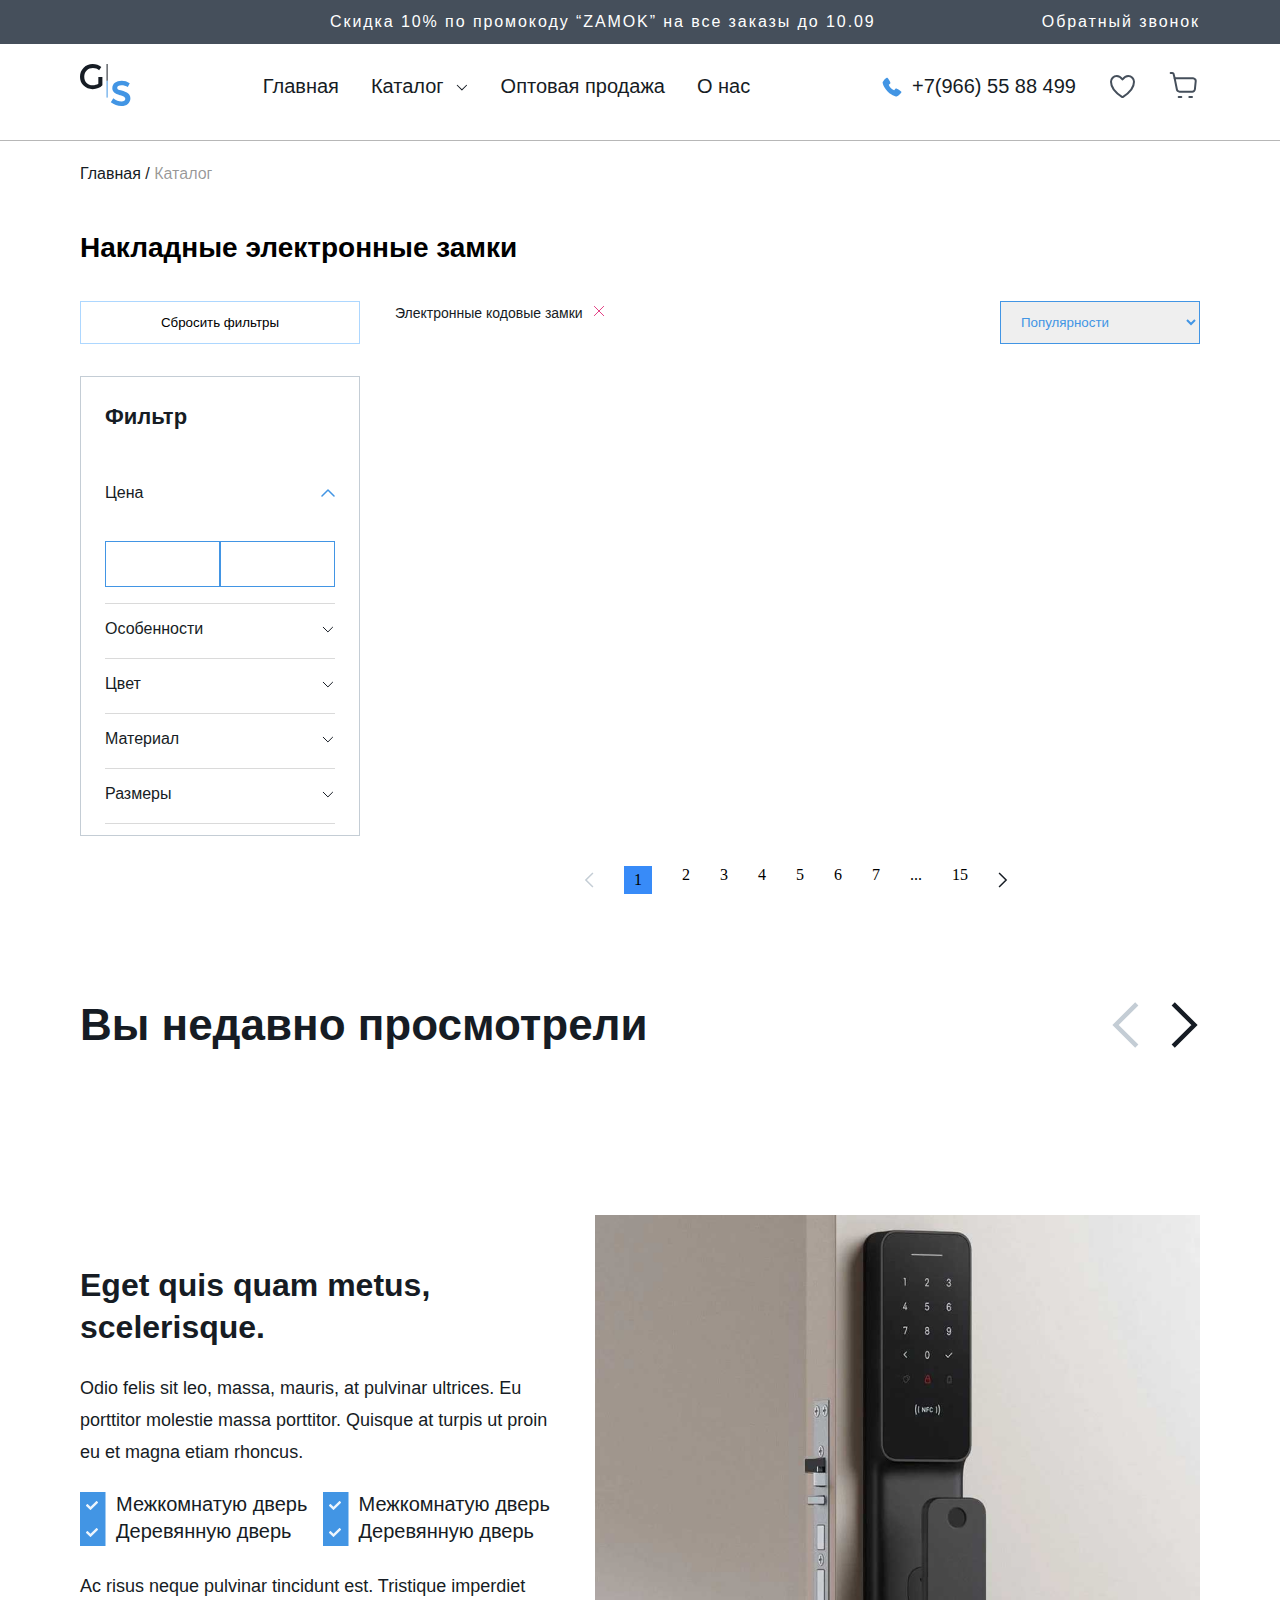
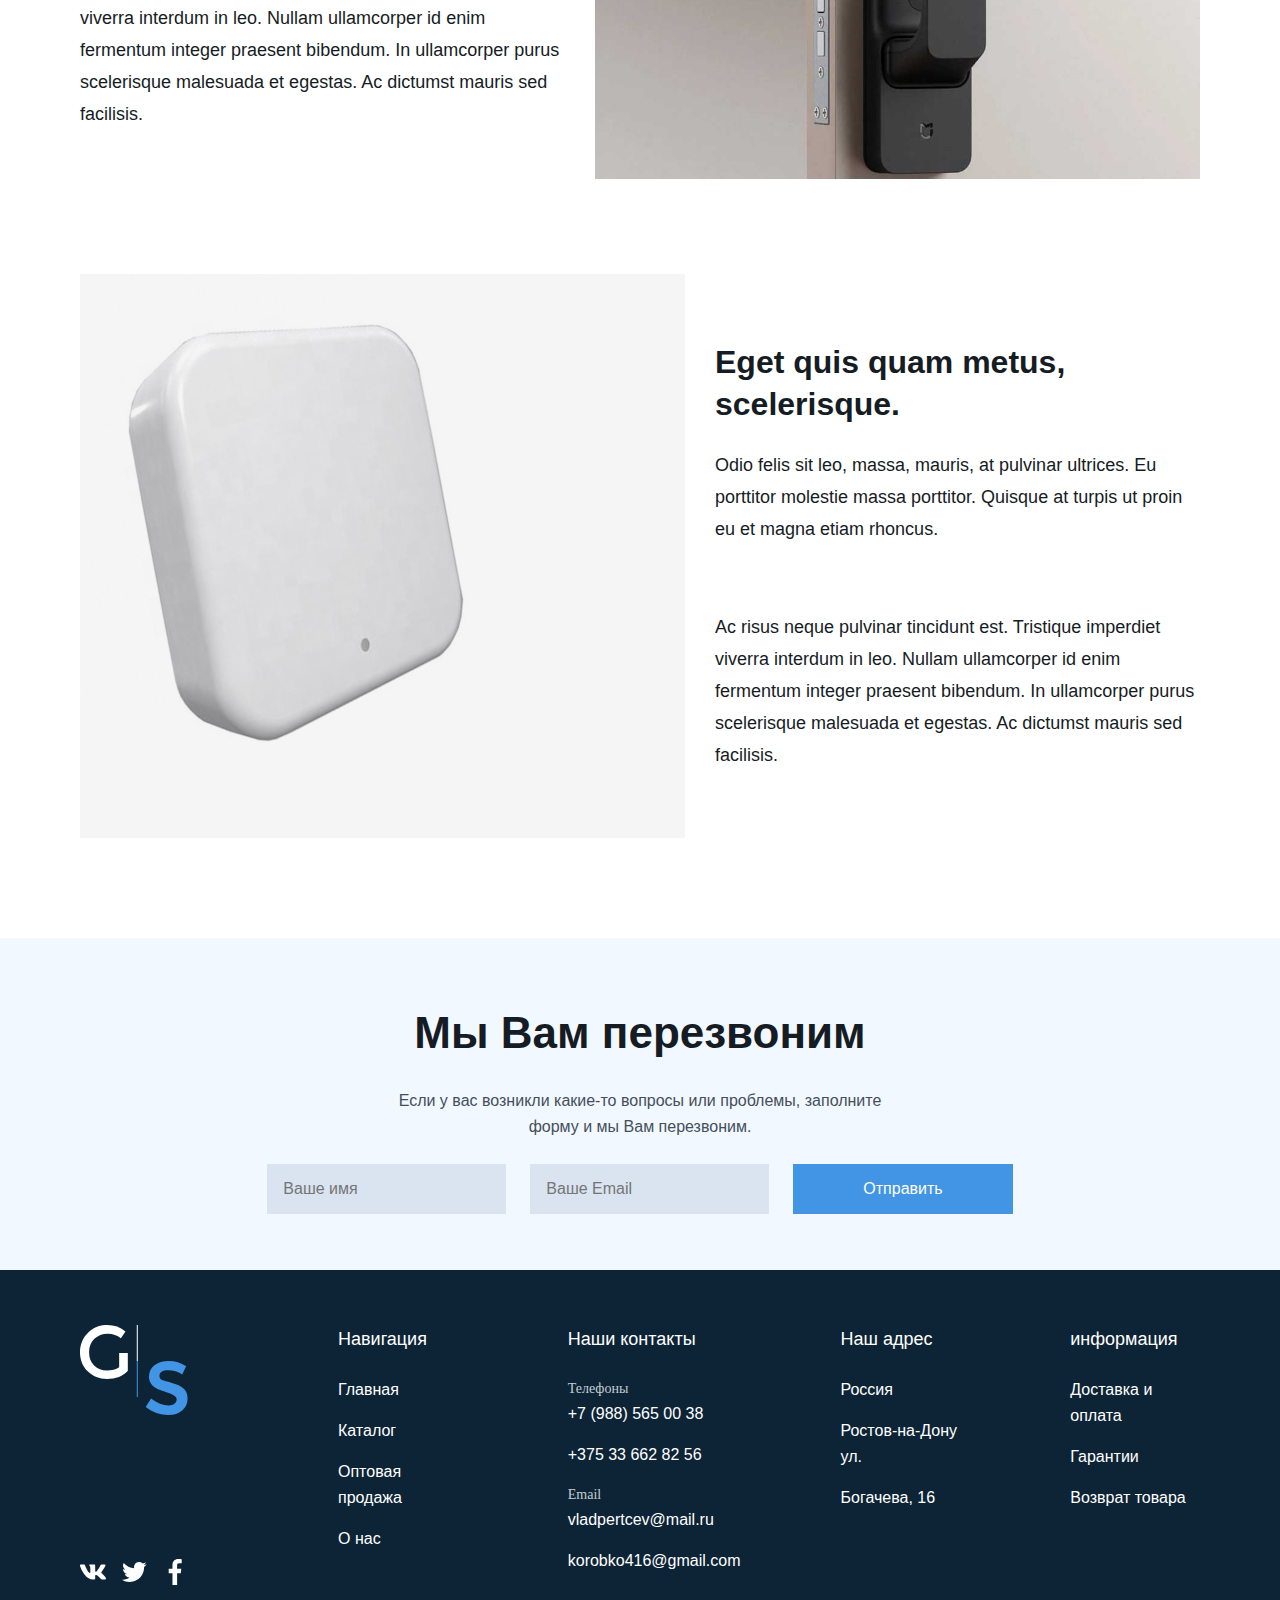
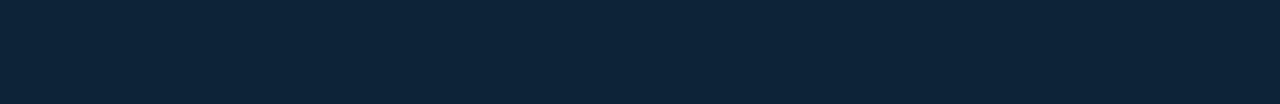
<file: index.html>
<!DOCTYPE html>
<html lang="en">
  <head>
    <meta charset="UTF-8" />
    <meta name="viewport" content="width=device-width, initial-scale=1.0" />
    <link rel="stylesheet" href="./style.css" />
    <title>Imtihon</title>
  </head>
  <body>
    <header class="header">
      <div class="reklama">
        <div class="rek-cont container">
          <p class="rek-p">
            Скидка 10% по промокоду “ZAMOK” на все заказы до 10.09
          </p>
          <p><a href="/">Обратный звонок</a></p>
        </div>
      </div>
      <section class="container header-container">
        <div class="logo"><img src="./img/Logo (4).svg" alt="logo rasm" /></div>
        <div class="head-bulim">
          <a href="/"><p>Главная</p></a>
          <a href="/"
            ><div class="categoriya">
              <p>Каталог</p>
              <img src="./img/strelka.svg" alt="strelka" /></div
          ></a>
          <a href="/"><p>Оптовая продажа</p></a>
          <a href="/"><p>О нас</p></a>
        </div>
        <div class="head-aloqa">
          <a href="/" class="telefon"
            ><div class="head-aloqa">
              <img src="./img/phone-call 1.svg" alt="tel rasmi" />
              <p>+7(966) 55 88 499</p>
            </div></a
          >
          <img src="./img/Like.svg" alt="like rasmi" />
          <a href="./korzinka.html"><img src="./img/korzinka.svg" alt="" /></a>
        </div>
      </section>
    </header>

    <main>
      <section class="container">
        <div class="bosh-sahif">
          <h3 class="Glavny">Главная / <span class="katalog">Каталог</span></h3>
          <h2>Накладные электронные замки</h2>

          <div class="categor">
            <button>Сбросить фильтры</button>
            <p>
              Электронные кодовые замки <img src="./img/Cross.svg" alt="" />
            </p>
            <select name="select" id="select">
              <option value="" selected class="filter-categ">
                <p>Популярности</p>
                <img src="./img/strelka.svg" alt="" />
              </option>
              <option value="известный">известный</option>
              <option value="средний">средний</option>
            </select>
          </div>
        </div>

        <section class="malumot-container">
          <ul class="filter">
            <h3>Фильтр</h3>
            <div class="tsena">
              <h4>Цена</h4>
              <img src="./img/tepa-strelka.svg" alt="strelka rasmi" />
            </div>
            <li class="filter-price">
              <input type="number" />
              <input type="number" />
            </li>
            <li>
              <h4>Особенности</h4>
              <img src="./img/strelka.svg" alt="strelka rasmi" />
            </li>
            <li>
              <h4>Цвет</h4>
              <img src="./img/strelka.svg" alt="strelka rasmi" />
            </li>
            <li>
              <h4>Материал</h4>
              <img src="./img/strelka.svg" alt="strelka rasmi" />
            </li>
            <li>
              <h4>Размеры</h4>
              <img src="./img/strelka.svg" alt="strelka rasmi" />
            </li>
          </ul>
          <div id="list" class="list"></div>
        </section>
        <div class="sonlar">
          <div class="qismlar">
            <img src="./img/chapga.svg" alt="chapga strelka" />
            <a href="/"><p class="bir">1</p></a>
            <a href="/">2</a>
            <a href="/">3</a>
            <a href="/">4</a>
            <a href="/">5</a>
            <a href="/">6</a>
            <a href="/">7</a>
            <a href="/">...</a>
            <a href="/">15</a>
            <img src="./img/onga.svg" alt="" />
          </div>
        </div>
        <section class="maslahat-container">
          <div class="sarlavha">
            <h1>Вы недавно просмотрели</h1>
            <span class="sarlavha-span"
              ><img src="./img/chapga.svg" alt="" width="30px" /><img
                src="./img/onga.svg"
                alt=""
                width="30px"
            /></span>
          </div>
          <div id="tanlov" class="tanlov"></div>
        </section>
        <section class="tanishtiruv">
          <div class="tanish-text">
            <h3>Eget quis quam metus, scelerisque.</h3>
            <p>
              Odio felis sit leo, massa, mauris, at pulvinar ultrices. Eu
              porttitor molestie massa porttitor. Quisque at turpis ut proin eu
              et magna etiam rhoncus.
            </p>
            <div class="galochka-qism">
              <span
                ><img src="./img/Icon.svg" alt="galochka rasmi" />
                <p>Межкомнатую дверь</p></span
              ><span
                ><img src="./img/Icon.svg" alt="galochka rasmi" />
                <p>Межкомнатую дверь</p></span
              ><span
                ><img src="./img/Icon.svg" alt="galochka rasmi" />
                <p>Деревянную дверь</p></span
              ><span
                ><img src="./img/Icon.svg" alt="galochka rasmi" />
                <p>Деревянную дверь</p></span
              >
            </div>
            <p>
              Ac risus neque pulvinar tincidunt est. Tristique imperdiet viverra
              interdum in leo. Nullam ullamcorper id enim fermentum integer
              praesent bibendum. In ullamcorper purus scelerisque malesuada et
              egestas. Ac dictumst mauris sed facilisis.
            </p>
          </div>
          <img src="./img/pultli ruchka.png" alt="rasm" />
        </section>
        <section class="tanishtiruv">
          <img src="./img/tv.png" alt="rasm" />
          <div class="tanish-text">
            <h3>Eget quis quam metus, scelerisque.</h3>
            <p>
              Odio felis sit leo, massa, mauris, at pulvinar ultrices. Eu
              porttitor molestie massa porttitor. Quisque at turpis ut proin eu
              et magna etiam rhoncus.
            </p>
            <br />
            <p>
              Ac risus neque pulvinar tincidunt est. Tristique imperdiet viverra
              interdum in leo. Nullam ullamcorper id enim fermentum integer
              praesent bibendum. In ullamcorper purus scelerisque malesuada et
              egestas. Ac dictumst mauris sed facilisis.
            </p>
          </div>
        </section>
      </section>
      <section class="aloqa-qism">
        <h2>Мы Вам перезвоним</h2>
        <p>
          Если у вас возникли какие-то вопросы или проблемы, заполните форму и
          мы Вам перезвоним.
        </p>
        <form class="form">
          <input type="text" placeholder="Ваше имя" required />
          <input type="email" placeholder="Ваше Email" required />
          <button type="submit">Отправить</button>
        </form>
      </section>
    </main>
    <footer>
      <section class="footer-container container">
        <div class="footer-text">
          <div class="text-logo">
            <img src="./img/logo-2.svg" alt="logo" />
            <div class="logo-tarmoq">
              <a href="https://wk.ru/"
                ><img src="./img/vk.svg" alt="wk rasm"
              /></a>
              <a href="twitter.com"
                ><img src="./img/Frame (6).svg" alt="twitter"
              /></a>
              <a href="http://facebook.com"
                ><img src="./img/facebook.svg" alt="facebook"
              /></a>
            </div>
          </div>
          <div class="footer-xujjat">
            <ul>
              <h4>Навигация</h4>
              <li><a href="/">Главная</a></li>
              <li><a href="/">Каталог</a></li>
              <li><a href="/">Оптовая продажа</a></li>
              <li><a href="/">О нас</a></li>
            </ul>
            <ul>
              <h4>Наши контакты</h4>
              <span>Телефоны</span>
              <li><a href="/">+7 (988) 565 00 38</a></li>
              <li><a href="/">+375 33 662 82 56</a></li>
              <span>Email</span>
              <li><a href="/">vladpertcev@mail.ru</a></li>
              <li><a href="/">korobko416@gmail.com</a></li>
            </ul>
            <ul>
              <h4>Наш адрес</h4>
              <li><a href="/">Россия</a></li>
              <li><a href="/">Ростов-на-Дону ул.</a></li>
              <li><a href="/">Богачева, 16</a></li>
            </ul>
            <ul>
              <h4>информация</h4>
              <li><a href="/">Доставка и оплата</a></li>
              <li><a href="/">Гарантии</a></li>
              <li><a href="/">Возврат товара</a></li>
            </ul>
          </div>
        </div>
      </section>
    </footer>
    <script src="./js/app.js"></script>
  </body>
</html>
</file>
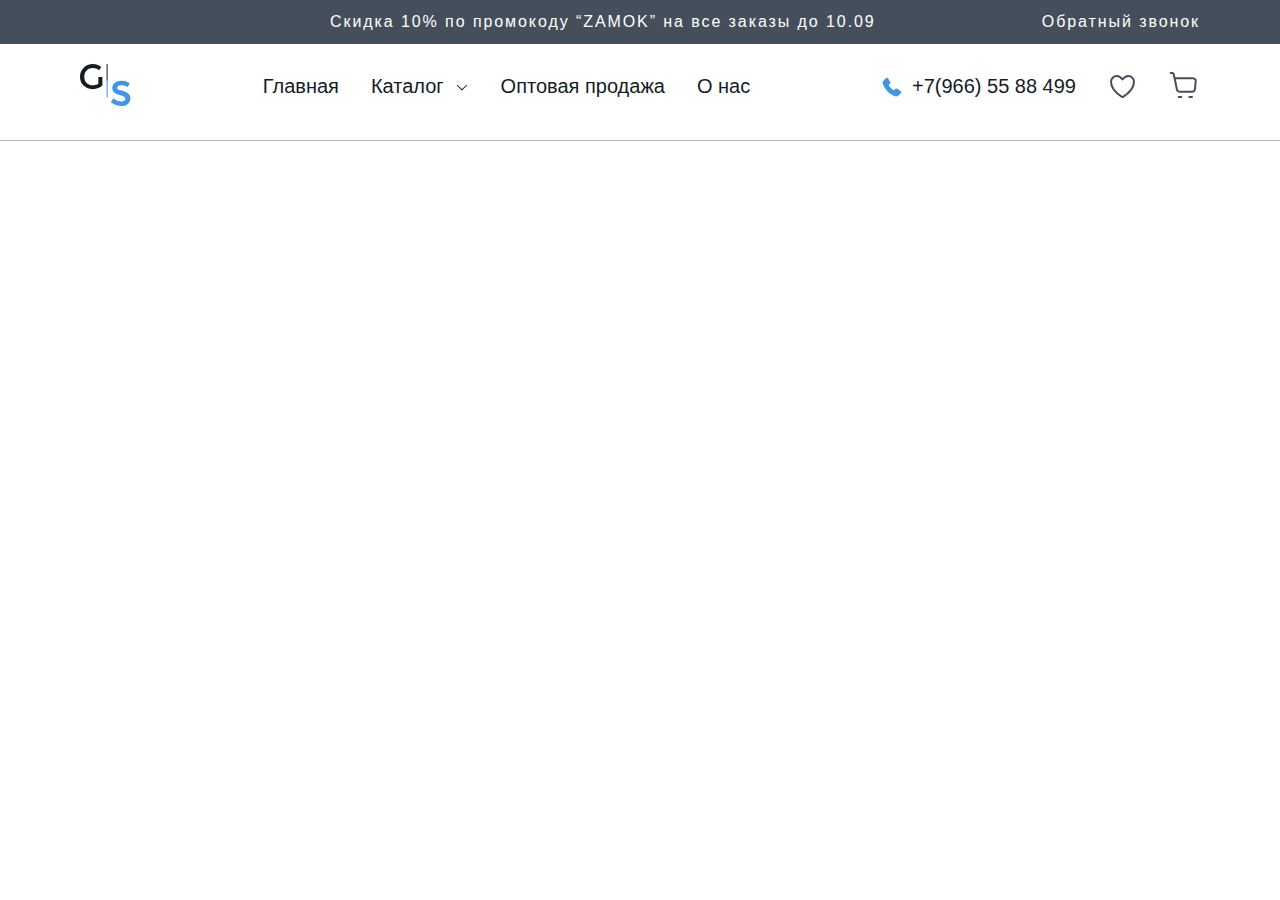
<file: about.html>
<!DOCTYPE html>
<html lang="en">
  <head>
    <meta charset="UTF-8" />
    <meta name="viewport" content="width=device-width, initial-scale=1.0" />
    <link rel="stylesheet" href="style.css" />
    <title>Mahsulot</title>
  </head>
  <body>
    <header class="header">
      <div class="reklama">
        <div class="rek-cont container">
          <p class="rek-p">
            Скидка 10% по промокоду “ZAMOK” на все заказы до 10.09
          </p>
          <p><a href="/">Обратный звонок</a></p>
        </div>
      </div>
      <section class="container header-container">
        <div class="logo"><img src="./img/Logo (4).svg" alt="logo rasm" /></div>
        <div class="head-bulim">
          <a href="/"><p>Главная</p></a>
          <a href="/"
            ><div class="categoriya">
              <p>Каталог</p>
              <img src="./img/strelka.svg" alt="strelka" /></div
          ></a>
          <a href="/"><p>Оптовая продажа</p></a>
          <a href="/"><p>О нас</p></a>
        </div>
        <div class="head-aloqa">
          <a href="/" class="telefon"
            ><div class="head-aloqa">
              <img src="./img/phone-call 1.svg" alt="tel rasmi" />
              <p>+7(966) 55 88 499</p>
            </div></a
          >
          <img src="./img/Like.svg" alt="like rasmi" />
          <a href="./korzinka.html"><img src="./img/korzinka.svg" alt="" /></a>
        </div>
      </section>
    </header>
    <main>
      <div id="mahsulot" class="mahsulot"></div>
      <section></section>
    </main>
    <script src="./js/detailes.js"></script>
  </body>
</html>
</file>
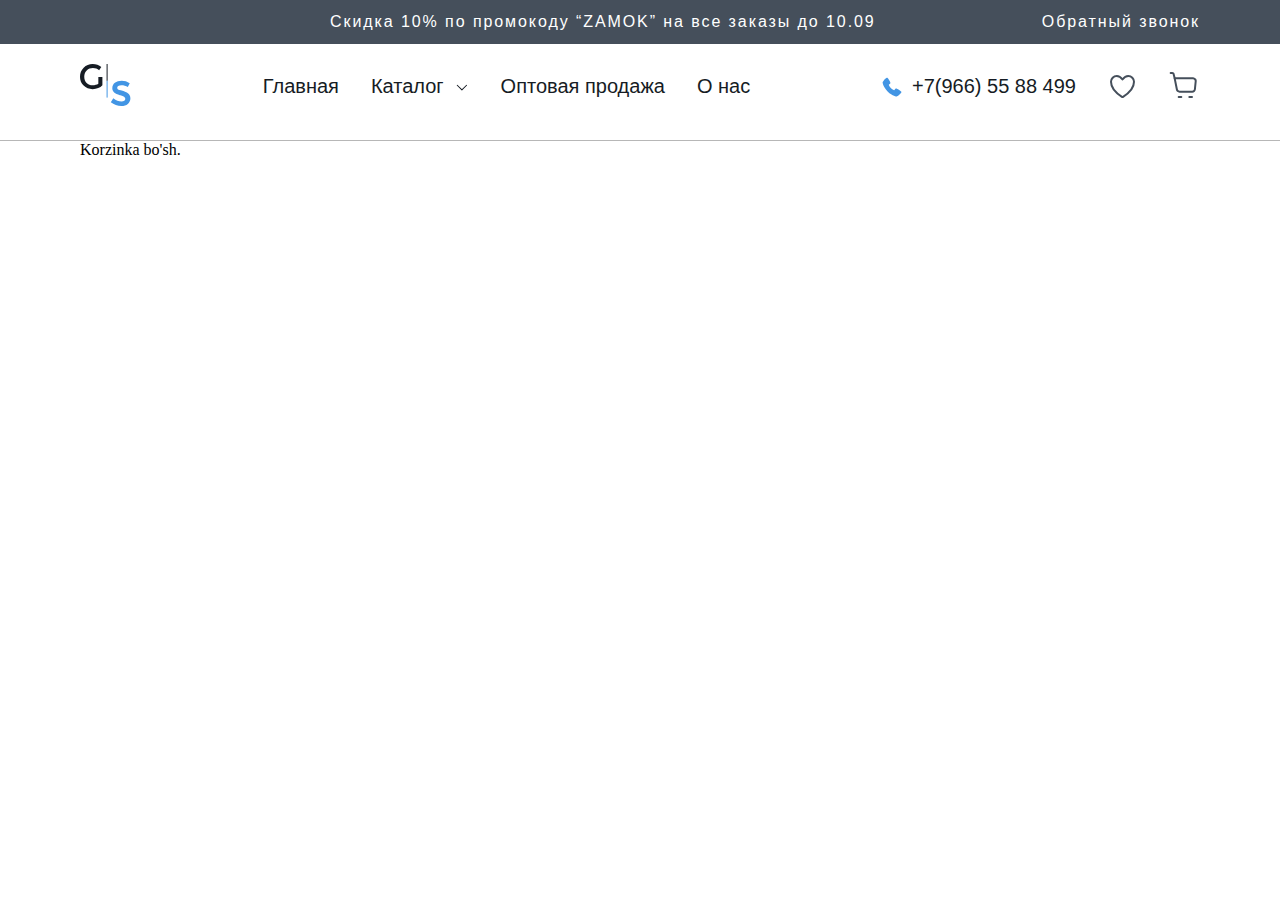
<file: korzinka.html>
<!DOCTYPE html>
<html lang="en">
  <head>
    <meta charset="UTF-8" />
    <meta name="viewport" content="width=device-width, initial-scale=1.0" />
    <link rel="stylesheet" href="./style.css" />
    <title>Korzinka</title>
  </head>
  <body>
    <header class="header">
      <div class="reklama">
        <div class="rek-cont container">
          <p class="rek-p">
            Скидка 10% по промокоду “ZAMOK” на все заказы до 10.09
          </p>
          <p><a href="/">Обратный звонок</a></p>
        </div>
      </div>
      <section class="container header-container">
        <div class="logo"><img src="./img/Logo (4).svg" alt="logo rasm" /></div>
        <div class="head-bulim">
          <a href="/"><p>Главная</p></a>
          <a href="/"
            ><div class="categoriya">
              <p>Каталог</p>
              <img src="./img/strelka.svg" alt="strelka" /></div
          ></a>
          <a href="/"><p>Оптовая продажа</p></a>
          <a href="/"><p>О нас</p></a>
        </div>
        <div class="head-aloqa">
          <a href="/" class="telefon"
            ><div class="head-aloqa">
              <img src="./img/phone-call 1.svg" alt="tel rasmi" />
              <p>+7(966) 55 88 499</p>
            </div></a
          >
          <img src="./img/Like.svg" alt="like rasmi" />
          <a href="./korzinka.html"><img src="./img/korzinka.svg" alt="" /></a>
        </div>
      </section>
    </header>

    <main>
      <div class="container">
        <div class="korzin"></div>
      </div>
    </main>
    <script src="./js/cart.js"></script>
  </body>
</html>
</file>
<file: style.css>
* {
  margin: 0;
  padding: 0;
  box-sizing: border-box;
}

html {
  height: 100%;
  scroll-behavior: smooth;
}

body {
  display: flex;
  flex-direction: column;
  background: #fff;
}

main {
  flex-grow: 1;
}

ul,
ol {
  list-style: none;
}

a {
  color: inherit;
  text-decoration: none;
}

.container {
  width: 100%;
  max-width: 1440px;
  margin-left: auto;
  margin-right: auto;
  padding-left: 80px;
  padding-right: 80px;
}

.header {
  background: #fff;
  margin-bottom: 2px solid black;
}
.reklama {
  padding-top: 9px;
  padding-bottom: 9px;
  background: #454f5b;
}
.rek-cont {
  display: flex;
  align-items: center;
  justify-content: center;
}
.reklama p {
  font-family: SF Pro Display, sans-serif;
  font-size: 16px;
  font-weight: 500;
  line-height: 26px;
  letter-spacing: 0.12em;
  text-align: left;
  color: white;
}
.rek-p {
  margin-right: auto;
  margin-left: 250px;
}
.header-container {
  display: flex;
  justify-content: space-between;
  padding-top: 20px;
  padding-bottom: 30px;
  border-bottom: 1px solid rgba(0, 0, 0, 0.281);
}

.head-bulim {
  display: flex;
  align-items: center;
  gap: 32px;
}
.head-aloqa {
  display: flex;
  align-items: center;
  gap: 30px;
}
.categor {
  display: flex;
  gap: 5px;
}

.telefon img {
  margin-right: -20px;
}
.head-bulim,
.head-aloqa p {
  font-family: SF Pro Text, sans-serif;
  font-size: 20px;
  font-weight: 300;
  line-height: 23.87px;
  text-align: left;
  color: #161c24;
}
.malumot-container {
  display: flex;
  gap: 30px;
}

.bosh-sahif h2 {
  font-family: SF Pro Text, sans-serif;
  font-size: 28px;
  font-weight: 600;
  line-height: 42px;
  text-align: left;
  color: black;
  padding-bottom: 32px;
}
.categor button {
  width: 280px;
  padding: 7px 72px;
  border: 1px solid #add7ff;
  cursor: pointer;
  background: #fff;
  margin-right: 30px;
}
.categor {
  padding-bottom: 32px;
}
.categoriya {
  display: flex;
  gap: 10px;
}
.categor p img {
  margin-left: 5px;
  cursor: pointer;
}
.categor p {
  font-family: SF Pro Text, sans-serif;
  font-size: 14px;
  font-weight: 400;
  line-height: 24px;
  text-align: left;
  color: #161c24;
  margin-right: auto;
}
select {
  width: 200px;
  padding: 12px 16px;
  outline: none;
  border: 1px solid #4295e4;
  color: #4295e4;
}

.filter-categ img {
  margin-left: 16px;
}
.Glavny {
  display: block;
  font-family: SF Pro Text, sans-serif;
  font-size: 16px;
  font-weight: 400;
  line-height: 26px;
  text-align: left;
  color: #161c24;
  padding-top: 20px;
  padding-bottom: 40px;
}
.katalog {
  color: rgba(0, 0, 0, 0.416);
}
.filter {
  display: flex;
  max-width: 288px;
  max-height: 460px;
  flex-direction: column;
  padding: 24px;
  border: 1px solid #c4cdd5;
}
.filter h3 {
  font-family: SF Pro Text, sans-serif;
  font-size: 22px;
  font-weight: 600;
  line-height: 32px;
  text-align: left;
  color: #161c24;
  padding-bottom: 24px;
}
.filter h4 {
  font-family: SF Pro Text, sans-serif;
  font-size: 16px;
  font-weight: 500;
  line-height: 26px;
  text-align: left;
  color: #161c24;
}
.filter li {
  display: flex;
  justify-content: space-between;
  padding-top: 12px;
  padding-bottom: 16px;
  border-bottom: 1px solid rgba(0, 0, 0, 0.144);
}
.tsena {
  display: flex;
  padding-top: 23px;
  padding-bottom: 23px;
  justify-content: space-between;
}
.filter-price input {
  display: flex;
  width: 115px;
  padding: 10px 35px 10px 25px;
  outline: none;
  border: 1px solid #4295e4;
  font-family: SF Pro Text, sans-serif;
  font-size: 14px;
  font-weight: 400;
  line-height: 24px;
  text-align: left;
}
.list {
  display: grid;
  grid-template-columns: repeat(3, 300px);
  gap: 40px;
}
.padarok {
  display: flex;
  gap: 10px;
  align-items: center;
  padding: 4px 8px 0px 8px;
  background: #fff;
}
.rasm-rel {
  position: relative;
}
.rasm-rel-img {
  width: 300px;
  height: 350px;
  padding-bottom: 30px;
}
.rasm-malum {
  position: absolute;
  top: 10px;
  left: 8px;
  gap: 10px;
}
.list-item {
  border: 0.5px solid rgba(0, 0, 0, 0.123);
  margin-bottom: 40px;
}
.rasm-malum span p {
  font-family: SF Pro Text, sans-serif;
  font-size: 14px;
  font-weight: 400;
  line-height: 16.71px;
  text-align: left;
  color: #454f5b;
  padding-bottom: 10px;
}
.rasm-malum span img {
  margin-top: -10px;
}
.sale {
  position: absolute;
  top: 12px;
  right: 10px;
  padding: 8px 8px 7px 8px;
  background: #fff;
  font-family: SF Pro Text, sans-serif;
  font-size: 12px;
  font-weight: 500;
  line-height: 14.32px;
  text-align: left;
}
.item-text {
  padding-left: 10px;
}
.item-text h3 {
  font-family: SF Pro Text, sans-serif;
  font-size: 20px;
  font-weight: 400;
  line-height: 26px;
  text-align: left;
  color: #454f5b;
  padding-bottom: 10px;
}
.narx {
  display: flex;
  gap: 10px;
}
.narx p {
  font-family: SF Pro Text, sans-serif;
  font-size: 20px;
  font-weight: 600;
  line-height: 23.87px;
  text-align: left;
  color: #161c24;
}
.narx del {
  font-family: SF Pro Text, sans-serif;
  font-size: 18px;
  font-weight: 300;
  line-height: 21.48px;
  text-align: left;
  color: #454f5b;
}

.qismlar {
  display: flex;
  margin-top: 30px;
  gap: 30px;
  margin-bottom: 100px;
}
.sonlar {
  display: flex;
  margin-left: 45%;
}
.bir {
  display: block;
  padding: 5px 10px;
  background: rgb(56, 139, 248);
}
.sarlavha {
  display: flex;
  justify-content: space-between;
  padding-bottom: 64px;
}
.sarlavha h1 {
  font-family: SF Pro Text, sans-serif;
  font-size: 44px;
  font-weight: 600;
  line-height: 62px;
  text-align: left;
  color: #161c24;
}
.sarlavha-span {
  display: flex;
  gap: 30px;
}
.tanlov {
  display: flex;
  gap: 30px;
}
.tanishtiruv {
  display: flex;
  justify-content: center;
  align-items: center;
  gap: 30px;
  margin-top: 95px;
}
.tanish-text {
  display: flex;
  flex-direction: column;
  gap: 24px;
}
.tanish-text h3 {
  font-family: SF Pro Text, sans-serif;
  font-size: 32px;
  font-weight: 600;
  line-height: 42px;
  text-align: left;
  color: #161c24;
}
.tanish-text p {
  font-family: SF Pro Text, sans-serif;
  font-size: 18px;
  font-weight: 400;
  line-height: 32px;
  text-align: left;
  color: #161c24;
}
.galochka-qism {
  display: grid;
  grid-template-columns: repeat(2, 1fr);
}
.galochka-qism span {
  display: flex;
  gap: 10px;
}
.galochka-qism span p {
  font-family: SF Pro Text, sans-serif;
  font-size: 20px;
  font-weight: 400;
  line-height: 24px;
  text-align: left;
  color: #161c24;
}
.aloqa-qism {
  display: flex;
  justify-content: center;
  align-items: center;
  flex-direction: column;
  margin-top: 100px;
  padding-top: 64px;
  padding-bottom: 56px;
  background: #f2f8ff;
  gap: 24px;
}
.aloqa-qism h2 {
  font-family: SF Pro Text, sans-serif;
  font-size: 44px;
  font-weight: 600;
  line-height: 62px;
  text-align: left;
  color: #161c24;
}
.aloqa-qism p {
  max-width: 500px;
  font-family: SF Pro Text, sans-serif;
  font-size: 16px;
  font-weight: 400;
  line-height: 26px;
  text-align: center;
  color: #454f5b;
}
.form {
  display: flex;
  justify-content: center;
  align-items: center;
  gap: 24px;
}

.form input {
  outline: none;
  padding: 12px 16px;
  background: #dae4f1;
  font-family: SF Pro Text, sans-serif;
  font-size: 16px;
  font-weight: 400;
  line-height: 26px;
  text-align: left;
  color: #454f5b;
  border: none;
}
.form button {
  background: #4295e4;
  padding: 12px 70px;
  font-family: SF Pro Display, sans-serif;
  font-size: 16px;
  font-weight: 500;
  line-height: 26px;
  text-align: left;
  color: white;
  border: none;
}
/* ------------------------- */
/* FOOTER */
footer {
  background: #0d2436;
}
.footer-container {
  padding-top: 55px;
  padding-bottom: 115px;
}

.footer-text {
  display: flex;
  gap: 150px;
}
.text-logo {
  display: flex;
  flex-direction: column;
  gap: 144px;
}
.logo-tarmoq {
  display: flex;
  gap: 15px;
}
.footer-xujjat {
  display: grid;
  grid-template-columns: repeat(4, 1fr);
  gap: 100px;
}
.footer-xujjat ul {
  gap: 15px;
}
.footer-xujjat ul h4 {
  font-family: SF Pro Text, sans-serif;
  font-size: 18px;
  font-weight: 500;
  line-height: 28px;
  text-align: left;
  color: white;
  padding-bottom: 24px;
}
.footer-xujjat ul li {
  font-family: SF Pro Text, sans-serif;
  font-size: 16px;
  font-weight: 300;
  line-height: 26px;
  text-align: left;
  color: white;
  padding-bottom: 15px;
}
.footer-xujjat ul span {
  font-family: SF Pro Text;
  font-size: 14px;
  font-weight: 300;
  line-height: 24px;
  text-align: left;
  color: #c4cdd5;
  padding-bottom: 15px;
}

/* DETAILS */

.jihoz {
  display: flex;
  justify-content: center;
  align-items: center;
  gap: 50px;
  margin-top: 150px;
}
.jihoz2 {
  display: flex;
  flex-direction: column;
  padding: 16px 40px;
  margin-top: 80px;
  box-shadow: 4px 4px 24px 0px rgba(34, 60, 80, 0.2);
}

.jihoz-img {
  width: 300px;
}

.jihoz h1 {
  font-family: SF Pro Text, sans-serif;
  font-size: 44px;
  font-weight: 600;
  line-height: 62px;
  text-align: left;
  color: #161c24;
  padding-bottom: 50px;
}
.mah-text {
  display: flex;
  flex-direction: column;
  max-width: 400px;
}
.mah-text p,
.mah-text span {
  font-family: SF Pro Text, sans-serif;
  font-size: 18px;
  font-weight: 400;
  line-height: 32px;
  text-align: left;
  color: #454f5b;
}
.mah-text span {
  padding-top: 20px;
  padding-bottom: 10px;
}
.mah-text-narx {
  display: flex;
  align-items: center;
  gap: 15px;
  margin-bottom: 20px;
}
.mah-text-narx p {
  font-family: SF Pro Text, sans-serif;
  font-size: 20px;
  font-weight: 600;
  line-height: 23.87px;
  text-align: left;
  color: #161c24;
}
.mah-text-narx del {
  font-family: SF Pro Text, sans-serif;
  font-size: 18px;
  font-weight: 300;
  line-height: 21.48px;
  text-align: left;
  color: #454f5b;
}
.mah-text a {
  display: inline-block;
  max-width: 150px;
  padding: 8px 16px;
  background: #4295e4;
  color: white;
  font-family: SF Pro Text, sans-serif;
  font-size: 16px;
  font-weight: 300;
  line-height: 21.48px;
  text-align: center;
}
.mah-text a:hover {
  background: white;
  color: #4295e4;
  border: 1px solid #4295e4;
  transition: 0.5s;
}
.btn {
  font-family: SF Pro Text, sans-serif;
  font-size: 16px;
  font-weight: 300;
  line-height: 21.48px;
  padding: 8px 12px;
  background: #4295e4;
  color: white;
  border: none;
  border-radius: 8px;
}
.korz-minus {
  display: flex;
  justify-content: space-between;
  padding-bottom: 40px;
  border-bottom: 1px solid rgba(0, 0, 0, 0.541);
}
.korz-minus h4 {
  font-family: SF Pro Display, sans-serif;
  font-size: 20px;
  font-weight: 500;
  line-height: 34px;
  text-align: left;
  color: #161c24;
}
.car-text {
  display: flex;
  justify-content: space-between;
  margin-top: 30px;
}
.Itogo {
  padding-top: 32px;
}
.Itogo p {
  font-family: SF Pro Text, sans-serif;
  font-size: 16px;
  font-weight: 400;
  line-height: 26px;
  text-align: left;
  color: #000;
}
.Itogo p span {
  font-family: SF Pro Text, sans-serif;
  font-size: 20px;
  font-weight: 500;
  line-height: 30px;
  text-align: left;
  color: #161c24;
}
.oformit-btn {
  padding: 9px 64px;
  font-family: SF Pro Display, sans-serif;
  font-size: 16px;
  font-weight: 500;
  line-height: 26px;
  text-align: left;
  color: white;
  background: #4295e4;
  border: none;
  margin-top: 10px;
  cursor: pointer;
}

.car-text-rasm {
  display: flex;
  align-items: center;
  gap: 30px;
}
.car-text-text span {
  cursor: pointer;
  color: #4295e4;
}
.car-text-text-p {
  font-family: SF Pro Text, sans-serif;
  font-size: 16px;
  font-weight: 400;
  line-height: 26px;
  text-align: left;
  color: #161c24;
}
.car-text-rasm img {
  width: 200px;
}
.remove-btn {
  display: flex;
  align-items: start;
  cursor: pointer;
  gap: 10px;
  color: #4295e4;
  font-family: SF Pro Display, sans-serif;
  font-size: 16px;
  font-weight: 500;
  line-height: 26px;
  text-align: left;
}
</file>
